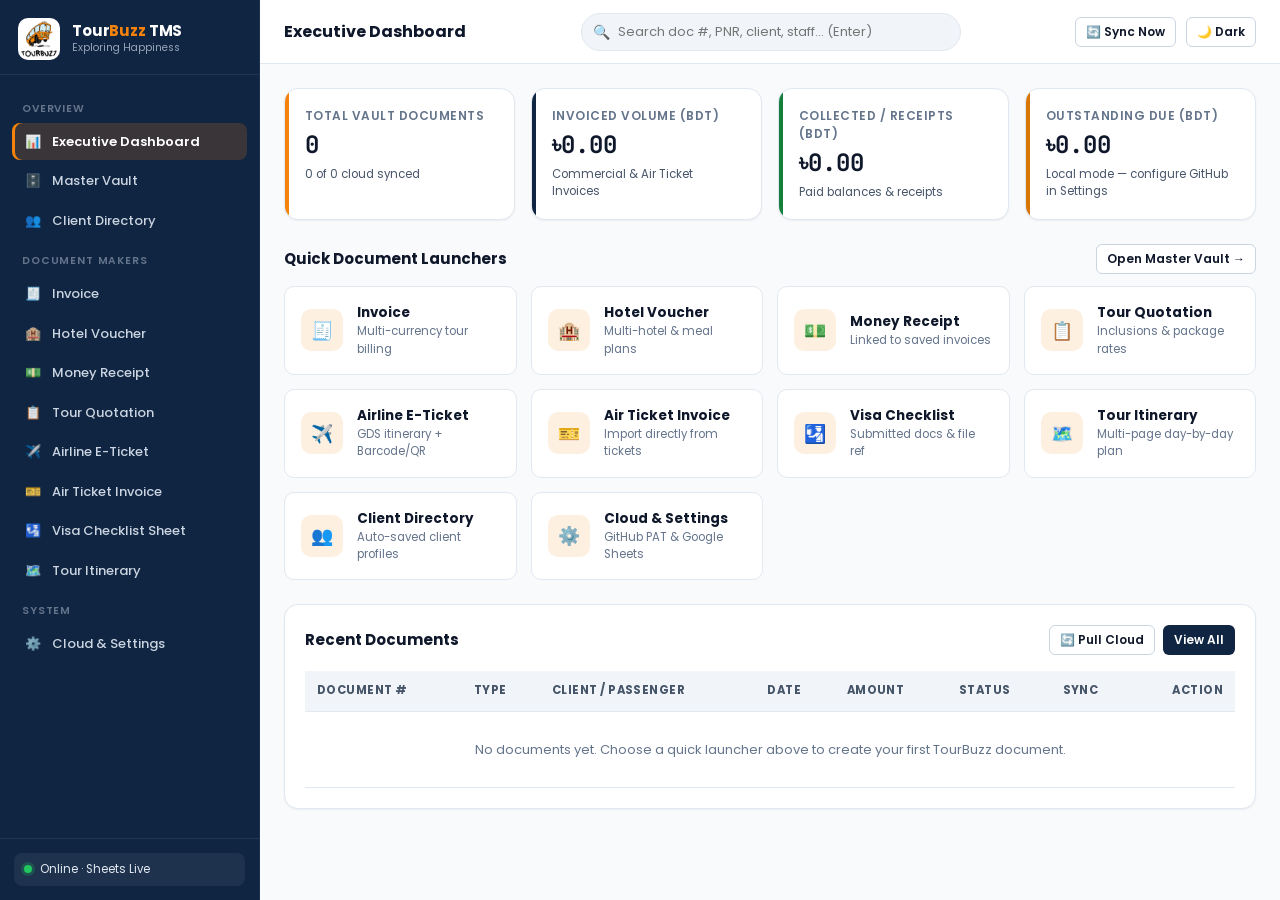
<file: index.html>
<!DOCTYPE html>
<html lang="en">
<head>
  <meta charset="UTF-8">
  <meta name="viewport" content="width=device-width, initial-scale=1.0">
  <title>Executive Dashboard — TourBuzz Travel Management System</title>
  <link rel="preconnect" href="https://fonts.googleapis.com">
  <link rel="preconnect" href="https://fonts.gstatic.com" crossorigin>
  <link href="https://fonts.googleapis.com/css2?family=JetBrains+Mono:wght@400;600;700&family=Poppins:wght@400;500;600;700;800&display=swap" rel="stylesheet">
  <link rel="stylesheet" href="theme.css">
</head>
<body>
  <div class="app-shell">
    <aside id="tb-sidebar" class="sidebar"></aside>
    <div class="app-main">
      <header id="tb-header" class="top-header"></header>

      <main class="page-body">
        <!-- Executive KPI Row -->
        <section class="kpi-grid">
          <div class="kpi-card">
            <div class="kpi-label">Total Vault Documents</div>
            <div class="kpi-value mono" id="kpi-total-docs">0</div>
            <div class="kpi-sub" id="kpi-cloud-count">0 cloud synced</div>
          </div>
          <div class="kpi-card navy">
            <div class="kpi-label">Invoiced Volume (BDT)</div>
            <div class="kpi-value mono" id="kpi-invoiced">৳0.00</div>
            <div class="kpi-sub">Commercial &amp; Air Ticket Invoices</div>
          </div>
          <div class="kpi-card green">
            <div class="kpi-label">Collected / Receipts (BDT)</div>
            <div class="kpi-value mono" id="kpi-collected">৳0.00</div>
            <div class="kpi-sub">Paid balances &amp; receipts</div>
          </div>
          <div class="kpi-card amber">
            <div class="kpi-label">Outstanding Due (BDT)</div>
            <div class="kpi-value mono" id="kpi-due">৳0.00</div>
            <div class="kpi-sub" id="kpi-last-sync">Last sync: Not synced yet</div>
          </div>
        </section>

        <!-- Quick Launchers -->
        <section style="margin-bottom:24px;">
          <div class="card-header" style="margin-bottom:12px;">
            <h2 class="card-title">Quick Document Launchers</h2>
            <a href="documents.html" class="btn btn-outline btn-sm">Open Master Vault →</a>
          </div>
          <div class="launcher-grid">
            <a class="launcher-card" href="invoice.html">
              <div class="launcher-icon">🧾</div>
              <div>
                <div class="launcher-title">Invoice</div>
                <div class="launcher-desc">Multi-currency tour billing</div>
              </div>
            </a>
            <a class="launcher-card" href="voucher.html">
              <div class="launcher-icon">🏨</div>
              <div>
                <div class="launcher-title">Hotel Voucher</div>
                <div class="launcher-desc">Multi-hotel &amp; meal plans</div>
              </div>
            </a>
            <a class="launcher-card" href="receipt.html">
              <div class="launcher-icon">💵</div>
              <div>
                <div class="launcher-title">Money Receipt</div>
                <div class="launcher-desc">Linked to saved invoices</div>
              </div>
            </a>
            <a class="launcher-card" href="quotation.html">
              <div class="launcher-icon">📋</div>
              <div>
                <div class="launcher-title">Tour Quotation</div>
                <div class="launcher-desc">Inclusions &amp; package rates</div>
              </div>
            </a>
            <a class="launcher-card" href="ticket.html">
              <div class="launcher-icon">✈️</div>
              <div>
                <div class="launcher-title">Airline E-Ticket</div>
                <div class="launcher-desc">GDS itinerary + Barcode/QR</div>
              </div>
            </a>
            <a class="launcher-card" href="ticket-invoice.html">
              <div class="launcher-icon">🎫</div>
              <div>
                <div class="launcher-title">Air Ticket Invoice</div>
                <div class="launcher-desc">Import directly from tickets</div>
              </div>
            </a>
            <a class="launcher-card" href="visa.html">
              <div class="launcher-icon">🛂</div>
              <div>
                <div class="launcher-title">Visa Checklist</div>
                <div class="launcher-desc">Submitted docs &amp; file ref</div>
              </div>
            </a>
            <a class="launcher-card" href="itinerary.html">
              <div class="launcher-icon">🗺️</div>
              <div>
                <div class="launcher-title">Tour Itinerary</div>
                <div class="launcher-desc">Multi-page day-by-day plan</div>
              </div>
            </a>
            <a class="launcher-card" href="clients.html">
              <div class="launcher-icon">👥</div>
              <div>
                <div class="launcher-title">Client Directory</div>
                <div class="launcher-desc">Auto-saved client profiles</div>
              </div>
            </a>
            <a class="launcher-card" href="settings.html">
              <div class="launcher-icon">⚙️</div>
              <div>
                <div class="launcher-title">Cloud &amp; Settings</div>
                <div class="launcher-desc">GitHub PAT &amp; Google Sheets</div>
              </div>
            </a>
          </div>
        </section>

        <!-- Recent Activity Table -->
        <section class="card">
          <div class="card-header">
            <h2 class="card-title">Recent Documents</h2>
            <div style="display:flex;gap:8px;">
              <button type="button" class="btn btn-outline btn-sm" id="btn-dash-sync">🔄 Pull Cloud</button>
              <a href="documents.html" class="btn btn-navy btn-sm">View All</a>
            </div>
          </div>
          <div class="table-wrap">
            <table class="data-table">
              <thead>
                <tr>
                  <th>Document #</th>
                  <th>Type</th>
                  <th>Client / Passenger</th>
                  <th>Date</th>
                  <th>Amount</th>
                  <th>Status</th>
                  <th>Sync</th>
                  <th class="text-right">Action</th>
                </tr>
              </thead>
              <tbody id="recent-docs-body"></tbody>
            </table>
          </div>
        </section>
      </main>
    </div>
  </div>

  <script src="config.js"></script>
  <script src="app.js"></script>
  <script>
    TourBuzzApp.initShell('index.html', 'Executive Dashboard');

    function statusBadge(status) {
      const s = String(status || 'ACTIVE').toUpperCase();
      if (['PAID', 'CONFIRMED', 'ISSUED', 'OK', 'APPROVED'].includes(s)) return `<span class="badge badge-green">${TourBuzzApp.escapeHtml(s)}</span>`;
      if (['PARTIAL', 'PROCESSING', 'OPEN', 'PENDING'].includes(s)) return `<span class="badge badge-amber">${TourBuzzApp.escapeHtml(s)}</span>`;
      if (['UNPAID', 'DUE', 'CANCELLED'].includes(s)) return `<span class="badge badge-red">${TourBuzzApp.escapeHtml(s)}</span>`;
      return `<span class="badge badge-navy">${TourBuzzApp.escapeHtml(s)}</span>`;
    }

    function renderDashboard() {
      const docs = TourBuzzApp.getAllDocs();
      const syncedCount = docs.filter(d => d.cloudSynced).length;

      let totalInvoiced = 0;
      let totalCollected = 0;
      let totalDue = 0;

      docs.forEach(d => {
        if ((d.type === 'invoice' || d.type === 'ticket-invoice') && (d.currency || 'BDT') === 'BDT') {
          const grand = TourBuzzApp.toNumber(d.grandTotal);
          const paid = TourBuzzApp.toNumber(d.paidAmount);
          totalInvoiced += grand;
          totalCollected += paid;
          totalDue += Math.max(0, grand - paid);
        }
      });

      document.getElementById('kpi-total-docs').textContent = docs.length;
      document.getElementById('kpi-cloud-count').textContent = `${syncedCount} of ${docs.length} cloud synced`;
      document.getElementById('kpi-invoiced').textContent = `৳${totalInvoiced.toLocaleString('en-US', { minimumFractionDigits: 2, maximumFractionDigits: 2 })}`;
      document.getElementById('kpi-collected').textContent = `৳${totalCollected.toLocaleString('en-US', { minimumFractionDigits: 2, maximumFractionDigits: 2 })}`;
      document.getElementById('kpi-due').textContent = `৳${totalDue.toLocaleString('en-US', { minimumFractionDigits: 2, maximumFractionDigits: 2 })}`;

      const lastSync = localStorage.getItem(CONFIG.STORAGE_KEYS.LAST_SYNC);
      document.getElementById('kpi-last-sync').textContent = lastSync
        ? `Last sync: ${new Date(lastSync).toLocaleString()}`
        : 'Local mode — configure GitHub in Settings';

      const tbody = document.getElementById('recent-docs-body');
      const recent = docs.slice(0, 10);
      if (!recent.length) {
        tbody.innerHTML = `<tr><td colspan="8" class="text-center" style="padding:28px;color:var(--text-muted);">No documents yet. Choose a quick launcher above to create your first TourBuzz document.</td></tr>`;
        return;
      }

      tbody.innerHTML = recent.map(d => {
        const meta = CONFIG.DOC_TYPES[d.type] || { label: d.type };
        const amt = d.grandTotal !== undefined ? TourBuzzApp.formatMoney(d.grandTotal, d.currency || 'BDT')
          : (d.amount !== undefined ? TourBuzzApp.formatMoney(d.amount, d.currency || 'BDT') : '—');
        return `
          <tr>
            <td class="mono"><strong>${TourBuzzApp.escapeHtml(d.docNo)}</strong></td>
            <td>${TourBuzzApp.escapeHtml(meta.label)}</td>
            <td>${TourBuzzApp.escapeHtml(d.clientName || '—')}</td>
            <td class="mono">${TourBuzzApp.escapeHtml(TourBuzzApp.formatDate(d.date))}</td>
            <td class="mono">${TourBuzzApp.escapeHtml(amt)}</td>
            <td>${statusBadge(d.status)}</td>
            <td>${d.cloudSynced ? '<span class="badge badge-green">Cloud Synced</span>' : '<span class="badge badge-orange">Local Only</span>'}</td>
            <td class="text-right">
              <button type="button" class="btn btn-outline btn-sm" onclick="TourBuzzApp.openForEdit('${TourBuzzApp.escapeHtml(d.docNo)}')">Edit</button>
            </td>
          </tr>
        `;
      }).join('');
    }

    document.getElementById('btn-dash-sync').addEventListener('click', () => TourBuzzApp.syncAll(false));
    window.addEventListener('tourbuzz:synced', renderDashboard);
    renderDashboard();
    if (TourBuzzApp.isSheetsConfigured() || TourBuzzApp.isGitHubConfigured()) TourBuzzApp.syncAll(true);
  </script>
</body>
</html>
</file>
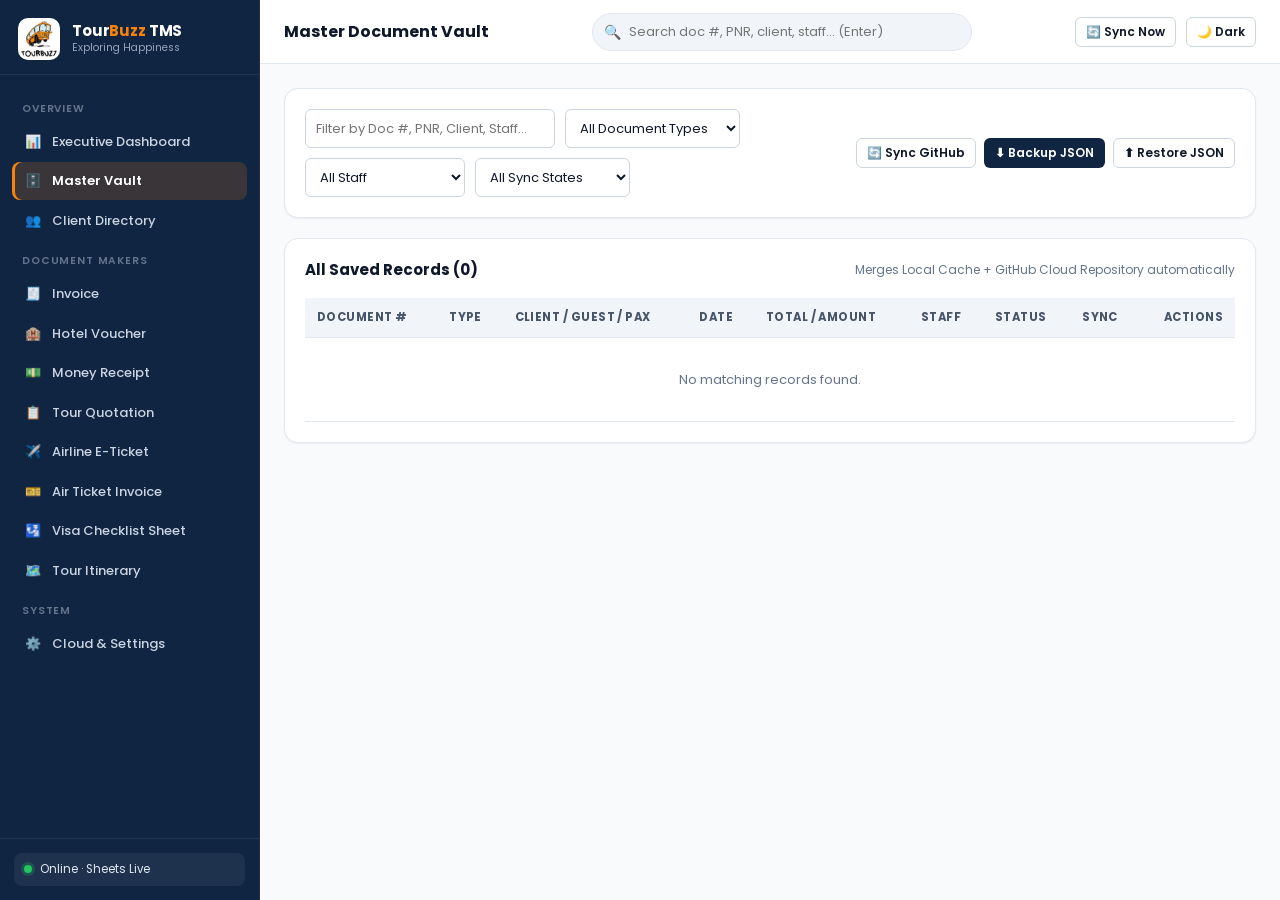
<file: documents.html>
<!DOCTYPE html>
<html lang="en">
<head>
  <meta charset="UTF-8">
  <meta name="viewport" content="width=device-width, initial-scale=1.0">
  <title>Master Vault — TourBuzz Travel Management System</title>
  <link rel="preconnect" href="https://fonts.googleapis.com">
  <link rel="preconnect" href="https://fonts.gstatic.com" crossorigin>
  <link href="https://fonts.googleapis.com/css2?family=JetBrains+Mono:wght@400;600;700&family=Poppins:wght@400;500;600;700;800&display=swap" rel="stylesheet">
  <link rel="stylesheet" href="theme.css">
</head>
<body>
  <div class="app-shell">
    <aside id="tb-sidebar" class="sidebar"></aside>
    <div class="app-main">
      <header id="tb-header" class="top-header"></header>

      <main class="page-body">
        <div class="card" style="margin-bottom:20px;">
          <div style="display:flex;flex-wrap:wrap;gap:12px;align-items:center;justify-content:space-between;">
            <div style="display:flex;flex-wrap:wrap;gap:10px;flex:1;min-width:260px;">
              <input type="search" id="vault-search" class="form-control" style="max-width:250px;" placeholder="Filter by Doc #, PNR, Client, Staff...">
              <select id="vault-type" class="form-control" style="max-width:175px;">
                <option value="">All Document Types</option>
                <option value="invoice">Invoice</option>
                <option value="voucher">Hotel Voucher</option>
                <option value="receipt">Money Receipt</option>
                <option value="quotation">Tour Quotation</option>
                <option value="ticket">Airline E-Ticket</option>
                <option value="ticket-invoice">Air Ticket Invoice</option>
                <option value="visa">Visa Document</option>
                <option value="itinerary">Tour Itinerary</option>
              </select>
              <select id="vault-staff" class="form-control" style="max-width:160px;">
                <option value="">All Staff</option>
              </select>
              <select id="vault-sync-filter" class="form-control" style="max-width:155px;">
                <option value="">All Sync States</option>
                <option value="cloud">Cloud Synced</option>
                <option value="local">Local / Queued</option>
              </select>
            </div>
            <div style="display:flex;gap:8px;flex-wrap:wrap;">
              <button type="button" class="btn btn-outline btn-sm" id="btn-vault-pull">🔄 Sync GitHub</button>
              <button type="button" class="btn btn-navy btn-sm" id="btn-export-json">⬇ Backup JSON</button>
              <label class="btn btn-outline btn-sm" style="cursor:pointer;">
                ⬆ Restore JSON
                <input type="file" id="input-import-json" accept=".json" style="display:none;">
              </label>
            </div>
          </div>
        </div>

        <div class="card">
          <div class="card-header">
            <h2 class="card-title">All Saved Records (<span id="vault-count">0</span>)</h2>
            <span style="font-size:12px;color:var(--text-muted);">Merges Local Cache + GitHub Cloud Repository automatically</span>
          </div>
          <div class="table-wrap">
            <table class="data-table">
              <thead>
                <tr>
                  <th>Document #</th>
                  <th>Type</th>
                  <th>Client / Guest / Pax</th>
                  <th>Date</th>
                  <th>Total / Amount</th>
                  <th>Staff</th>
                  <th>Status</th>
                  <th>Sync</th>
                  <th class="text-right">Actions</th>
                </tr>
              </thead>
              <tbody id="vault-tbody"></tbody>
            </table>
          </div>
        </div>
      </main>
    </div>
  </div>

  <script src="config.js"></script>
  <script src="app.js"></script>
  <script>
    TourBuzzApp.initShell('documents.html', 'Master Document Vault');

    const searchEl = document.getElementById('vault-search');
    const typeEl = document.getElementById('vault-type');
    const staffEl = document.getElementById('vault-staff');
    const syncEl = document.getElementById('vault-sync-filter');

    const urlParams = new URLSearchParams(window.location.search);
    if (urlParams.get('q')) searchEl.value = urlParams.get('q');

    function statusBadge(status) {
      const s = String(status || 'ACTIVE').toUpperCase();
      if (['PAID', 'CONFIRMED', 'ISSUED', 'OK', 'APPROVED'].includes(s)) return `<span class="badge badge-green">${TourBuzzApp.escapeHtml(s)}</span>`;
      if (['PARTIAL', 'PROCESSING', 'OPEN', 'PENDING', 'PROPOSED'].includes(s)) return `<span class="badge badge-amber">${TourBuzzApp.escapeHtml(s)}</span>`;
      if (['UNPAID', 'DUE', 'CANCELLED'].includes(s)) return `<span class="badge badge-red">${TourBuzzApp.escapeHtml(s)}</span>`;
      return `<span class="badge badge-navy">${TourBuzzApp.escapeHtml(s)}</span>`;
    }

    function populateStaffFilter(docs) {
      const current = staffEl.value;
      const names = Array.from(new Set(docs.map(d => d.updatedBy || d.createdBy).filter(Boolean))).sort();
      staffEl.innerHTML = `<option value="">All Staff</option>` + names.map(n => `<option value="${TourBuzzApp.escapeHtml(n)}">${TourBuzzApp.escapeHtml(n)}</option>`).join('');
      if (names.includes(current)) staffEl.value = current;
    }

    function renderVault() {
      const allDocs = TourBuzzApp.getAllDocs();
      populateStaffFilter(allDocs);

      const q = searchEl.value.trim().toLowerCase();
      const t = typeEl.value;
      const st = staffEl.value;
      const sf = syncEl.value;

      const filtered = allDocs.filter(d => {
        if (t && d.type !== t) return false;
        if (st && (d.updatedBy || d.createdBy || '') !== st) return false;
        if (sf === 'cloud' && !d.cloudSynced) return false;
        if (sf === 'local' && d.cloudSynced) return false;
        if (q && !JSON.stringify(d).toLowerCase().includes(q)) return false;
        return true;
      });

      document.getElementById('vault-count').textContent = filtered.length;
      const tbody = document.getElementById('vault-tbody');
      if (!filtered.length) {
        tbody.innerHTML = `<tr><td colspan="9" class="text-center" style="padding:32px;color:var(--text-muted);">No matching records found.</td></tr>`;
        return;
      }

      tbody.innerHTML = filtered.map(d => {
        const meta = CONFIG.DOC_TYPES[d.type] || { label: d.type };
        const amt = d.grandTotal !== undefined ? TourBuzzApp.formatMoney(d.grandTotal, d.currency || 'BDT')
          : (d.amount !== undefined ? TourBuzzApp.formatMoney(d.amount, d.currency || 'BDT') : '—');
        const safeNo = TourBuzzApp.escapeHtml(d.docNo);
        const staffLabel = d.updatedBy || d.createdBy || '—';
        const qtnConvertBtn = d.type === 'quotation'
          ? `<button type="button" class="btn btn-green btn-sm" title="Convert to Invoice" onclick="TourBuzzApp.convertQuotationToInvoice('${safeNo}')">→ Inv</button>`
          : '';
        return `
          <tr>
            <td class="mono"><strong>${safeNo}</strong>${d.pnr ? `<div style="font-size:11px;color:var(--tb-orange);">PNR: ${TourBuzzApp.escapeHtml(d.pnr)}</div>` : ''}</td>
            <td>${TourBuzzApp.escapeHtml(meta.label)}</td>
            <td>${TourBuzzApp.escapeHtml(d.clientName || '—')}</td>
            <td class="mono">${TourBuzzApp.escapeHtml(TourBuzzApp.formatDate(d.date))}</td>
            <td class="mono">${TourBuzzApp.escapeHtml(amt)}</td>
            <td style="font-size:12px;">${TourBuzzApp.escapeHtml(staffLabel)}</td>
            <td>${statusBadge(d.status)}</td>
            <td>${d.cloudSynced ? '<span class="badge badge-green">Cloud</span>' : '<span class="badge badge-orange">Local</span>'}</td>
            <td class="text-right" style="white-space:nowrap;">
              <button type="button" class="btn btn-primary btn-sm" onclick="TourBuzzApp.openForEdit('${safeNo}')">Edit</button>
              <button type="button" class="btn btn-outline btn-sm" title="Clone Document" onclick="TourBuzzApp.cloneDocument('${safeNo}')">📋</button>
              ${qtnConvertBtn}
              <button type="button" class="btn btn-outline btn-sm" title="WhatsApp Summary" onclick="waShareDoc('${safeNo}')">💬</button>
              <button type="button" class="btn btn-danger btn-sm" title="Delete" onclick="removeDoc('${safeNo}')">✕</button>
            </td>
          </tr>
        `;
      }).join('');
    }

    window.waShareDoc = function (docNo) {
      const doc = TourBuzzApp.getDoc(docNo);
      if (doc) TourBuzzApp.shareToWhatsApp(doc);
    };

    window.removeDoc = async function (docNo) {
      const hasCloud = TourBuzzApp.isGitHubConfigured() || TourBuzzApp.isSheetsConfigured();
      const deleteCloud = hasCloud
        ? confirm(`Delete ${docNo} from BOTH this PC and GitHub Cloud?\n\nClick OK to delete from Cloud too, or Cancel to abort.`)
        : confirm(`Delete ${docNo} from local vault?`);
      if (!deleteCloud) return;
      await TourBuzzApp.deleteDocWithCloud(docNo, hasCloud);
      renderVault();
      TourBuzzApp.toast(`Deleted ${docNo}${TourBuzzApp.isGitHubConfigured() ? ' (local + GitHub Cloud)' : ''}.`, 'info');
    };

    searchEl.addEventListener('input', renderVault);
    typeEl.addEventListener('change', renderVault);
    staffEl.addEventListener('change', renderVault);
    syncEl.addEventListener('change', renderVault);
    document.getElementById('btn-vault-pull').addEventListener('click', () => TourBuzzApp.syncAll(false));
    document.getElementById('btn-export-json').addEventListener('click', () => {
      TourBuzzApp.exportBackupJSON();
      TourBuzzApp.toast('Exported full JSON vault + client directory backup.', 'success');
    });

    document.getElementById('input-import-json').addEventListener('change', async e => {
      const file = e.target.files[0];
      if (!file) return;
      try {
        const text = await file.text();
        const count = TourBuzzApp.importBackupJSON(text);
        renderVault();
        TourBuzzApp.toast(`Restored & merged ${count} documents from JSON backup.`, 'success');
      } catch (err) {
        TourBuzzApp.toast(`Restore failed: ${err.message}`, 'error');
      }
      e.target.value = '';
    });

    window.addEventListener('tourbuzz:synced', renderVault);
    renderVault();
    if (TourBuzzApp.isSheetsConfigured() || TourBuzzApp.isGitHubConfigured()) TourBuzzApp.syncAll(true);
  </script>
</body>
</html>
</file>
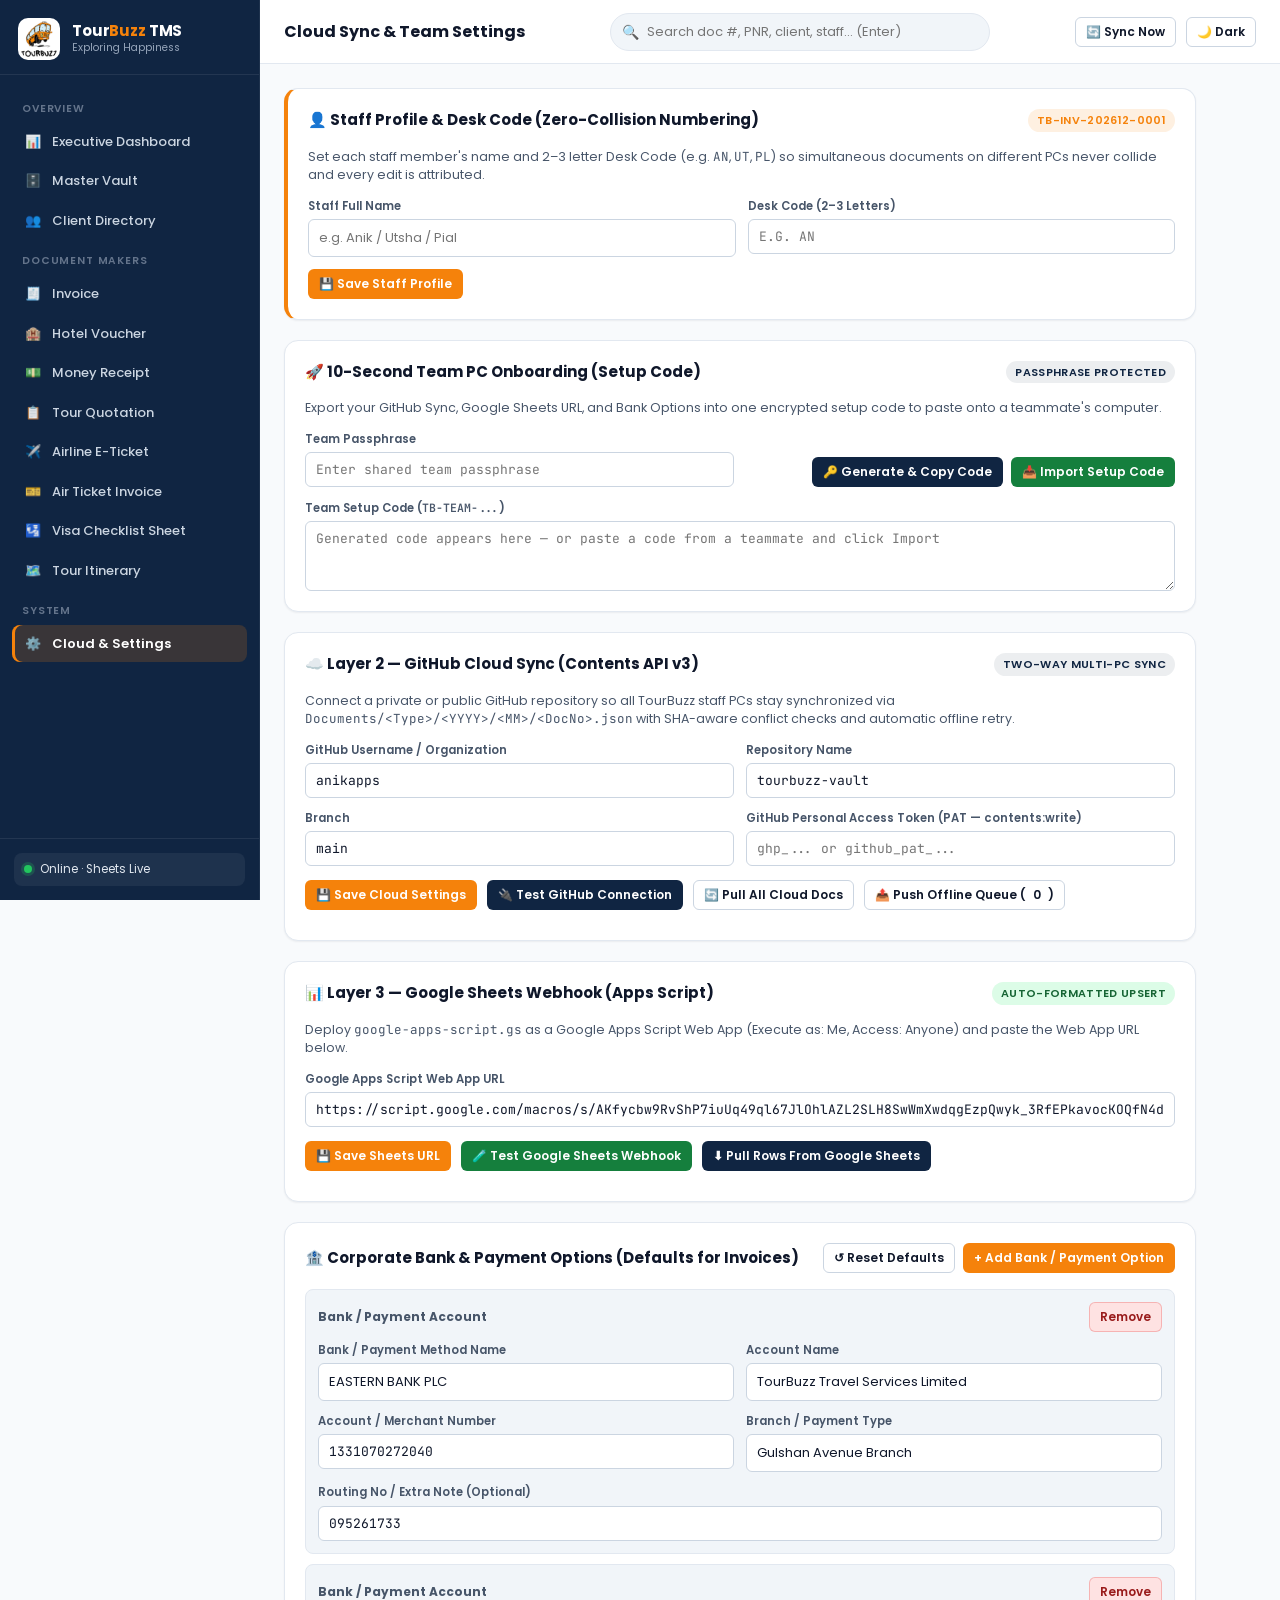
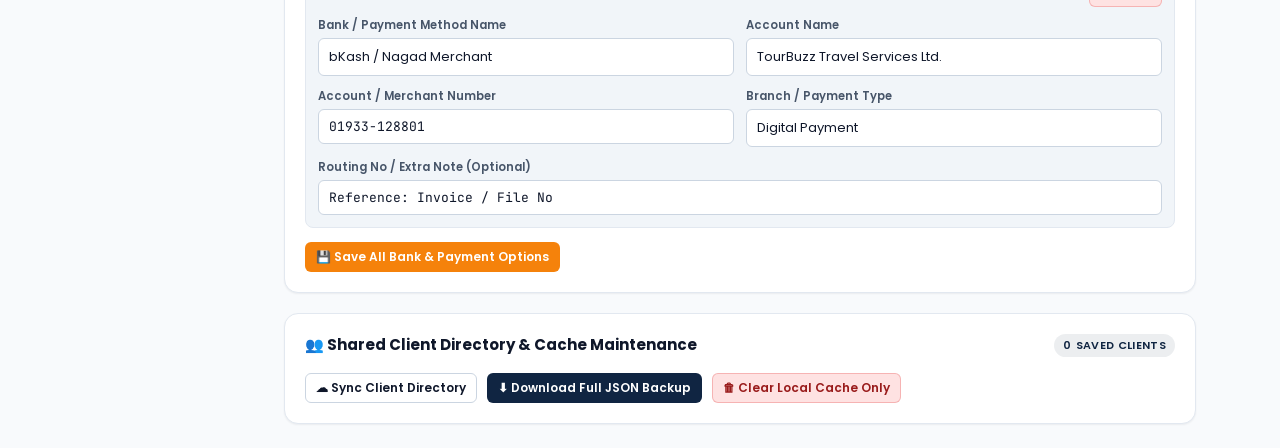
<file: settings.html>
<!DOCTYPE html>
<html lang="en">
<head>
  <meta charset="UTF-8">
  <meta name="viewport" content="width=device-width, initial-scale=1.0">
  <title>Cloud &amp; Team Settings — TourBuzz TMS</title>
  <link rel="preconnect" href="https://fonts.googleapis.com">
  <link rel="preconnect" href="https://fonts.gstatic.com" crossorigin>
  <link href="https://fonts.googleapis.com/css2?family=JetBrains+Mono:wght@400;600;700&family=Poppins:wght@400;500;600;700;800&display=swap" rel="stylesheet">
  <link rel="stylesheet" href="theme.css">
</head>
<body>
  <div class="app-shell">
    <aside id="tb-sidebar" class="sidebar"></aside>
    <div class="app-main">
      <header id="tb-header" class="top-header"></header>

      <main class="page-body" style="max-width:960px;">
        <!-- Staff Identity & Zero-Collision Desk Code -->
        <section class="card" style="margin-bottom:20px;border-left:4px solid var(--tb-orange);">
          <div class="card-header">
            <h2 class="card-title">👤 Staff Profile &amp; Desk Code (Zero-Collision Numbering)</h2>
            <span class="badge badge-orange" id="desk-preview-badge">TB-INV-YYYYMM-0001</span>
          </div>
          <p style="font-size:12.5px;color:var(--text-secondary);margin-top:0;">
            Set each staff member's name and 2–3 letter Desk Code (e.g. <span class="mono">AN</span>, <span class="mono">UT</span>, <span class="mono">PL</span>) so simultaneous documents on different PCs never collide and every edit is attributed.
          </p>
          <div class="form-grid">
            <div class="form-group">
              <label>Staff Full Name</label>
              <input type="text" id="set-staff-name" class="form-control" placeholder="e.g. Anik / Utsha / Pial">
            </div>
            <div class="form-group">
              <label>Desk Code (2–3 Letters)</label>
              <input type="text" id="set-desk-code" class="form-control mono" maxlength="3" placeholder="e.g. AN" style="text-transform:uppercase;">
            </div>
          </div>
          <div style="margin-top:12px;">
            <button type="button" class="btn btn-primary btn-sm" id="btn-save-staff">💾 Save Staff Profile</button>
          </div>
        </section>

        <!-- 10-Second Team Onboarding Setup Code -->
        <section class="card" style="margin-bottom:20px;">
          <div class="card-header">
            <h2 class="card-title">🚀 10-Second Team PC Onboarding (Setup Code)</h2>
            <span class="badge badge-navy">Passphrase Protected</span>
          </div>
          <p style="font-size:12.5px;color:var(--text-secondary);margin-top:0;">
            Export your GitHub Sync, Google Sheets URL, and Bank Options into one encrypted setup code to paste onto a teammate's computer.
          </p>
          <div class="form-grid">
            <div class="form-group">
              <label>Team Passphrase</label>
              <input type="password" id="team-pass" class="form-control mono" placeholder="Enter shared team passphrase">
            </div>
            <div class="form-group" style="justify-content:flex-end;flex-direction:row;align-items:flex-end;gap:8px;">
              <button type="button" class="btn btn-navy btn-sm" id="btn-export-team">🔑 Generate &amp; Copy Code</button>
              <button type="button" class="btn btn-green btn-sm" id="btn-import-team">📥 Import Setup Code</button>
            </div>
            <div class="form-group full">
              <label>Team Setup Code (<span class="mono">TB-TEAM-...</span>)</label>
              <textarea id="team-code-box" class="form-control mono" rows="2" placeholder="Generated code appears here — or paste a code from a teammate and click Import"></textarea>
            </div>
          </div>
        </section>

        <!-- Layer 2: GitHub Contents API v3 -->
        <section class="card" style="margin-bottom:20px;">
          <div class="card-header">
            <h2 class="card-title">☁️ Layer 2 — GitHub Cloud Sync (Contents API v3)</h2>
            <span class="badge badge-navy">Two-Way Multi-PC Sync</span>
          </div>
          <p style="font-size:12.5px;color:var(--text-secondary);margin-top:0;">
            Connect a private or public GitHub repository so all TourBuzz staff PCs stay synchronized via <span class="mono">Documents/&lt;Type&gt;/&lt;YYYY&gt;/&lt;MM&gt;/&lt;DocNo&gt;.json</span> with SHA-aware conflict checks and automatic offline retry.
          </p>
          <div class="form-grid">
            <div class="form-group">
              <label>GitHub Username / Organization</label>
              <input type="text" id="set-gh-owner" class="form-control mono" placeholder="e.g. tourbuzz-bd">
            </div>
            <div class="form-group">
              <label>Repository Name</label>
              <input type="text" id="set-gh-repo" class="form-control mono" placeholder="e.g. tourbuzz-tms-vault">
            </div>
            <div class="form-group">
              <label>Branch</label>
              <input type="text" id="set-gh-branch" class="form-control mono" value="main">
            </div>
            <div class="form-group">
              <label>GitHub Personal Access Token (PAT — contents:write)</label>
              <input type="password" id="set-gh-token" class="form-control mono" placeholder="ghp_... or github_pat_...">
            </div>
          </div>
          <div style="display:flex;gap:10px;margin-top:14px;flex-wrap:wrap;">
            <button type="button" class="btn btn-primary btn-sm" id="btn-save-settings">💾 Save Cloud Settings</button>
            <button type="button" class="btn btn-navy btn-sm" id="btn-test-gh">🔌 Test GitHub Connection</button>
            <button type="button" class="btn btn-outline btn-sm" id="btn-pull-now">🔄 Pull All Cloud Docs</button>
            <button type="button" class="btn btn-outline btn-sm" id="btn-flush-outbox">📤 Push Offline Queue (<span id="outbox-count">0</span>)</button>
          </div>
          <div id="gh-test-result" style="margin-top:10px;font-size:12.5px;"></div>
        </section>

        <!-- Layer 3: Google Sheets Webhook -->
        <section class="card" style="margin-bottom:20px;">
          <div class="card-header">
            <h2 class="card-title">📊 Layer 3 — Google Sheets Webhook (Apps Script)</h2>
            <span class="badge badge-green">Auto-Formatted Upsert</span>
          </div>
          <p style="font-size:12.5px;color:var(--text-secondary);margin-top:0;">
            Deploy <span class="mono">google-apps-script.gs</span> as a Google Apps Script Web App (Execute as: Me, Access: Anyone) and paste the Web App URL below.
          </p>
          <div class="form-group full">
            <label>Google Apps Script Web App URL</label>
            <input type="url" id="set-sheets-url" class="form-control mono" placeholder="https://script.google.com/macros/s/AKfycb.../exec">
          </div>
          <div style="display:flex;gap:10px;margin-top:14px;flex-wrap:wrap;">
            <button type="button" class="btn btn-primary btn-sm" id="btn-save-sheets">💾 Save Sheets URL</button>
            <button type="button" class="btn btn-green btn-sm" id="btn-test-sheets">🧪 Test Google Sheets Webhook</button>
            <button type="button" class="btn btn-navy btn-sm" id="btn-pull-sheets">⬇ Pull Rows From Google Sheets</button>
          </div>
          <div id="sheets-test-result" style="margin-top:10px;font-size:12.5px;"></div>
        </section>

        <!-- Dynamic Corporate Bank & Payment Options -->
        <section class="card" style="margin-bottom:20px;">
          <div class="card-header">
            <h2 class="card-title">🏦 Corporate Bank &amp; Payment Options (Defaults for Invoices)</h2>
            <div style="display:flex;gap:8px;flex-wrap:wrap;">
              <button type="button" class="btn btn-outline btn-sm" id="btn-reset-banks">↺ Reset Defaults</button>
              <button type="button" class="btn btn-primary btn-sm" id="btn-add-bank">+ Add Bank / Payment Option</button>
            </div>
          </div>
          <div id="set-banks-list"></div>
          <div style="margin-top:14px;">
            <button type="button" class="btn btn-primary btn-sm" id="btn-save-bank">💾 Save All Bank &amp; Payment Options</button>
          </div>
        </section>

        <!-- Shared Client Directory & Local Cache Maintenance -->
        <section class="card">
          <div class="card-header">
            <h2 class="card-title">👥 Shared Client Directory &amp; Cache Maintenance</h2>
            <span class="badge badge-navy"><span id="client-dir-count">0</span> Saved Clients</span>
          </div>
          <div style="display:flex;gap:10px;flex-wrap:wrap;">
            <button type="button" class="btn btn-outline btn-sm" id="btn-sync-clients">☁ Sync Client Directory</button>
            <button type="button" class="btn btn-navy btn-sm" id="btn-set-backup">⬇ Download Full JSON Backup</button>
            <button type="button" class="btn btn-danger btn-sm" id="btn-clear-local">🗑 Clear Local Cache Only</button>
          </div>
        </section>
      </main>
    </div>
  </div>

  <script src="config.js"></script>
  <script src="app.js"></script>
  <script>
    TourBuzzApp.initShell('settings.html', 'Cloud Sync & Team Settings');
    const banksWrap = document.getElementById('set-banks-list');

    function updateDeskBadge() {
      const code = document.getElementById('set-desk-code').value.toUpperCase().replace(/[^A-Z0-9]/g, '').slice(0, 3);
      const ym = new Date().toISOString().slice(0, 7).replace('-', '');
      document.getElementById('desk-preview-badge').textContent = code ? `TB-INV-${ym}-${code}-0001` : `TB-INV-${ym}-0001`;
    }

    function addBankRow(b = {}) {
      const card = document.createElement('div');
      card.className = 'repeater-card';
      card.innerHTML = `
        <div class="repeater-header">
          <span>Bank / Payment Account</span>
          <button type="button" class="btn btn-danger btn-sm btn-del-bank">Remove</button>
        </div>
        <div class="form-grid">
          <div class="form-group">
            <label>Bank / Payment Method Name</label>
            <input type="text" class="form-control b-name" placeholder="e.g. BRAC Bank PLC / bKash Merchant" value="${TourBuzzApp.escapeHtml(b.bankName || '')}">
          </div>
          <div class="form-group">
            <label>Account Name</label>
            <input type="text" class="form-control b-accname" placeholder="TourBuzz Travel Services Ltd." value="${TourBuzzApp.escapeHtml(b.accountName || '')}">
          </div>
          <div class="form-group">
            <label>Account / Merchant Number</label>
            <input type="text" class="form-control mono b-accno" placeholder="Account or Mobile Number" value="${TourBuzzApp.escapeHtml(b.accountNumber || '')}">
          </div>
          <div class="form-group">
            <label>Branch / Payment Type</label>
            <input type="text" class="form-control b-branch" placeholder="e.g. Mohammadpur Branch, Dhaka" value="${TourBuzzApp.escapeHtml(b.branch || '')}">
          </div>
          <div class="form-group full">
            <label>Routing No / Extra Note (Optional)</label>
            <input type="text" class="form-control mono b-routing" placeholder="e.g. 060263284 or Reference: Invoice No" value="${TourBuzzApp.escapeHtml(b.routingNo || '')}">
          </div>
        </div>
      `;
      card.querySelector('.btn-del-bank').addEventListener('click', () => card.remove());
      banksWrap.appendChild(card);
    }

    document.getElementById('btn-add-bank').addEventListener('click', () => addBankRow({ accountName: CONFIG.COMPANY.NAME }));
    document.getElementById('btn-reset-banks').addEventListener('click', () => {
      banksWrap.innerHTML = '';
      DEFAULT_CONFIG.BANK_DETAILS.forEach(addBankRow);
      persistSettings();
    });
    document.getElementById('set-desk-code').addEventListener('input', updateDeskBadge);

    function loadFields() {
      document.getElementById('set-staff-name').value = (CONFIG.STAFF && CONFIG.STAFF.NAME) || '';
      document.getElementById('set-desk-code').value = (CONFIG.STAFF && CONFIG.STAFF.DESK_CODE) || '';
      document.getElementById('set-gh-owner').value = CONFIG.GITHUB_OWNER || '';
      document.getElementById('set-gh-repo').value = CONFIG.GITHUB_REPO || '';
      document.getElementById('set-gh-branch').value = CONFIG.GITHUB_BRANCH || 'main';
      document.getElementById('set-gh-token').value = CONFIG.GITHUB_TOKEN || '';
      document.getElementById('set-sheets-url').value = CONFIG.APPS_SCRIPT_URL || '';
      document.getElementById('outbox-count').textContent = TourBuzzApp.getOutbox().length;
      document.getElementById('client-dir-count').textContent = TourBuzzApp.getClients().length;
      updateDeskBadge();

      banksWrap.innerHTML = '';
      const banks = Array.isArray(CONFIG.BANK_DETAILS) && CONFIG.BANK_DETAILS.length ? CONFIG.BANK_DETAILS : [{}];
      banks.forEach(addBankRow);
    }

    function collectBanks() {
      return Array.from(banksWrap.querySelectorAll('.repeater-card')).map(c => ({
        bankName: c.querySelector('.b-name').value.trim(),
        accountName: c.querySelector('.b-accname').value.trim(),
        accountNumber: c.querySelector('.b-accno').value.trim(),
        branch: c.querySelector('.b-branch').value.trim(),
        routingNo: c.querySelector('.b-routing').value.trim()
      })).filter(b => b.bankName || b.accountNumber);
    }

    function persistSettings() {
      const payload = {
        STAFF: {
          NAME: document.getElementById('set-staff-name').value.trim(),
          DESK_CODE: document.getElementById('set-desk-code').value.trim().toUpperCase().replace(/[^A-Z0-9]/g, '').slice(0, 3)
        },
        GITHUB_OWNER: document.getElementById('set-gh-owner').value.trim(),
        GITHUB_REPO: document.getElementById('set-gh-repo').value.trim(),
        GITHUB_BRANCH: document.getElementById('set-gh-branch').value.trim() || 'main',
        GITHUB_TOKEN: document.getElementById('set-gh-token').value.trim(),
        APPS_SCRIPT_URL: document.getElementById('set-sheets-url').value.trim(),
        BANK_DETAILS: collectBanks()
      };
      localStorage.setItem(CONFIG.STORAGE_KEYS.SETTINGS, JSON.stringify(payload));
      window.reloadTourBuzzConfig();
      TourBuzzApp.refreshSyncPillDefault();
      TourBuzzApp.toast('Team, Cloud & Bank settings saved.', 'success');
    }

    document.getElementById('btn-save-staff').addEventListener('click', persistSettings);
    document.getElementById('btn-save-settings').addEventListener('click', persistSettings);
    document.getElementById('btn-save-bank').addEventListener('click', persistSettings);
    document.getElementById('btn-save-sheets').addEventListener('click', persistSettings);
    document.getElementById('btn-pull-sheets').addEventListener('click', async () => { persistSettings(); await TourBuzzApp.pullFromGoogleSheets(false); });

    document.getElementById('btn-export-team').addEventListener('click', () => {
      persistSettings();
      const pass = document.getElementById('team-pass').value.trim();
      if (!pass) return TourBuzzApp.toast('Enter a team passphrase first.', 'warn');
      const code = TourBuzzApp.exportTeamSetupCode(pass);
      document.getElementById('team-code-box').value = code;
      if (navigator.clipboard && navigator.clipboard.writeText) navigator.clipboard.writeText(code).catch(() => {});
      TourBuzzApp.toast('Team setup code generated & copied to clipboard!', 'success');
    });

    document.getElementById('btn-import-team').addEventListener('click', () => {
      const pass = document.getElementById('team-pass').value.trim();
      const code = document.getElementById('team-code-box').value.trim();
      if (!pass || !code) return TourBuzzApp.toast('Enter both passphrase and setup code.', 'warn');
      try {
        TourBuzzApp.importTeamSetupCode(code, pass);
        loadFields();
        TourBuzzApp.refreshSyncPillDefault();
        TourBuzzApp.toast('Team Cloud & Bank settings imported! Set your Staff Name & Desk Code above.', 'success');
      } catch (err) {
        TourBuzzApp.toast(err.message, 'error');
      }
    });

    document.getElementById('btn-test-gh').addEventListener('click', async () => {
      persistSettings();
      const out = document.getElementById('gh-test-result');
      out.textContent = 'Testing GitHub API connection...';
      try {
        const repo = await TourBuzzApp.testGitHubConnection();
        out.innerHTML = `<span class="badge badge-green">Connected</span> Repo: <strong>${TourBuzzApp.escapeHtml(repo.full_name)}</strong> (${repo.private ? 'Private' : 'Public'}) · Default branch: <span class="mono">${TourBuzzApp.escapeHtml(repo.default_branch)}</span>`;
      } catch (err) {
        out.innerHTML = `<span class="badge badge-red">Failed</span> ${TourBuzzApp.escapeHtml(err.message)}`;
      }
    });

    document.getElementById('btn-pull-now').addEventListener('click', async () => {
      persistSettings();
      await TourBuzzApp.pullFromGitHub(false);
      loadFields();
    });

    document.getElementById('btn-flush-outbox').addEventListener('click', async () => {
      const pushed = await TourBuzzApp.flushOutbox(false);
      document.getElementById('outbox-count').textContent = TourBuzzApp.getOutbox().length;
      if (!pushed) TourBuzzApp.toast('No pending offline documents to push.', 'info');
    });

    document.getElementById('btn-sync-clients').addEventListener('click', async () => {
      await TourBuzzApp.syncClientsToGitHub();
      document.getElementById('client-dir-count').textContent = TourBuzzApp.getClients().length;
      TourBuzzApp.toast('Shared Client Directory synced with GitHub.', 'success');
    });

    document.getElementById('btn-test-sheets').addEventListener('click', async () => {
      persistSettings();
      const out = document.getElementById('sheets-test-result');
      out.textContent = 'Sending test ping to Google Apps Script...';
      try {
        await TourBuzzApp.testSheetsWebhook();
        out.innerHTML = `<span class="badge badge-green">Dispatched</span> Test payload sent to Google Sheets! Check the <strong>All Activity Log</strong> tab.`;
      } catch (err) {
        out.innerHTML = `<span class="badge badge-red">Error</span> ${TourBuzzApp.escapeHtml(err.message)}`;
      }
    });

    document.getElementById('btn-set-backup').addEventListener('click', () => TourBuzzApp.exportBackupJSON());
    document.getElementById('btn-clear-local').addEventListener('click', () => {
      if (!confirm('Clear all locally cached documents? Your GitHub cloud vault and Google Sheets will NOT be deleted.')) return;
      localStorage.removeItem(CONFIG.STORAGE_KEYS.DOCS);
      TourBuzzApp.toast('Local document cache cleared.', 'info');
    });

    loadFields();
  </script>
</body>
</html>
</file>
<file: theme.css>
/* ==========================================================================
   TourBuzz Travel Management System — Enterprise Design System (theme.css)
   TourBuzz Travel Services Ltd. | Exploring Happiness
   ========================================================================== */

:root {
  /* Brand Palette */
  --tb-orange: #f5820b;
  --tb-orange-hover: #dd7105;
  --tb-orange-soft: rgba(245, 130, 11, 0.12);
  --tb-navy: #102542;
  --tb-navy-light: #1b365d;
  --tb-navy-soft: rgba(16, 37, 66, 0.08);
  --tb-green: #157f3d;
  --tb-green-soft: #dcfce7;
  --tb-green-text: #166534;
  --tb-amber: #d97706;
  --tb-amber-soft: #fef3c7;
  --tb-amber-text: #92400e;
  --tb-red: #dc2626;
  --tb-red-soft: #fee2e2;
  --tb-red-text: #991b1b;

  /* Light Mode Surfaces */
  --bg-app: #f8fafc;
  --bg-surface: #ffffff;
  --bg-subtle: #f1f5f9;
  --bg-sidebar: #102542;
  --bg-sidebar-hover: rgba(255, 255, 255, 0.08);
  --bg-sidebar-active: rgba(245, 130, 11, 0.18);
  --border-color: #e2e8f0;
  --border-strong: #cbd5e1;

  /* Typography */
  --text-primary: #0f172a;
  --text-secondary: #475569;
  --text-muted: #64748b;
  --text-sidebar: #cbd5e1;
  --text-sidebar-bright: #ffffff;

  /* Layout */
  --sidebar-width: 260px;
  --header-height: 64px;
  --radius-sm: 6px;
  --radius-md: 10px;
  --radius-lg: 14px;
  --shadow-sm: 0 1px 2px rgba(15, 23, 42, 0.06);
  --shadow-md: 0 4px 14px rgba(15, 23, 42, 0.08);
  --shadow-lg: 0 12px 32px rgba(15, 23, 42, 0.12);
  --font-sans: 'Poppins', -apple-system, BlinkMacSystemFont, 'Segoe UI', Roboto, sans-serif;
  --font-mono: 'JetBrains Mono', ui-monospace, SFMono-Regular, Menlo, Consolas, monospace;
}

[data-theme="dark"] {
  --bg-app: #0b1120;
  --bg-surface: #111827;
  --bg-subtle: #1e293b;
  --bg-sidebar: #070d19;
  --bg-sidebar-hover: rgba(255, 255, 255, 0.06);
  --bg-sidebar-active: rgba(245, 130, 11, 0.2);
  --border-color: #1f2937;
  --border-strong: #334155;
  --text-primary: #f8fafc;
  --text-secondary: #cbd5e1;
  --text-muted: #94a3b8;
  --tb-navy-soft: rgba(148, 163, 184, 0.12);
  --shadow-sm: 0 1px 3px rgba(0, 0, 0, 0.35);
  --shadow-md: 0 6px 18px rgba(0, 0, 0, 0.45);
  --shadow-lg: 0 16px 36px rgba(0, 0, 0, 0.6);
}

*, *::before, *::after {
  box-sizing: border-box;
}

html, body {
  margin: 0;
  padding: 0;
  font-family: var(--font-sans);
  background: var(--bg-app);
  color: var(--text-primary);
  font-size: 14px;
  line-height: 1.5;
  -webkit-font-smoothing: antialiased;
}

a {
  color: inherit;
  text-decoration: none;
}

button, input, select, textarea {
  font-family: inherit;
  font-size: inherit;
}

.mono {
  font-family: var(--font-mono);
}

/* ==========================================================================
   App Shell: Sidebar + Main Area
   ========================================================================== */
.app-shell {
  display: flex;
  min-height: 100vh;
}

.sidebar {
  position: fixed;
  top: 0;
  left: 0;
  bottom: 0;
  width: var(--sidebar-width);
  background: var(--bg-sidebar);
  color: var(--text-sidebar);
  display: flex;
  flex-direction: column;
  z-index: 100;
  border-right: 1px solid rgba(255, 255, 255, 0.06);
  transition: transform 0.22s ease;
}

.sidebar-brand {
  display: flex;
  align-items: center;
  gap: 12px;
  padding: 18px 18px 14px;
  border-bottom: 1px solid rgba(255, 255, 255, 0.08);
}

.sidebar-brand img {
  width: 42px;
  height: 42px;
  object-fit: contain;
  background: #ffffff;
  border-radius: 10px;
  padding: 3px;
  flex-shrink: 0;
}

.sidebar-brand-text {
  min-width: 0;
}

.sidebar-brand-name {
  font-size: 15px;
  font-weight: 700;
  color: var(--text-sidebar-bright);
  letter-spacing: -0.01em;
  line-height: 1.2;
}

.sidebar-brand-name span {
  color: var(--tb-orange);
}

.sidebar-brand-sub {
  font-size: 10.5px;
  color: #94a3b8;
  white-space: nowrap;
  overflow: hidden;
  text-overflow: ellipsis;
}

.sidebar-nav {
  flex: 1;
  overflow-y: auto;
  padding: 14px 12px;
}

.sidebar-group-label {
  font-size: 10.5px;
  font-weight: 600;
  text-transform: uppercase;
  letter-spacing: 0.08em;
  color: #64748b;
  padding: 12px 10px 6px;
}

.sidebar-link {
  display: flex;
  align-items: center;
  gap: 10px;
  padding: 9px 12px;
  border-radius: 8px;
  color: var(--text-sidebar);
  font-size: 13px;
  font-weight: 500;
  margin-bottom: 2px;
  transition: background 0.15s ease, color 0.15s ease;
}

.sidebar-link:hover {
  background: var(--bg-sidebar-hover);
  color: #ffffff;
}

.sidebar-link.active {
  background: var(--bg-sidebar-active);
  color: #ffffff;
  font-weight: 600;
  box-shadow: inset 3px 0 0 var(--tb-orange);
}

.sidebar-link .nav-icon {
  width: 18px;
  height: 18px;
  display: inline-flex;
  align-items: center;
  justify-content: center;
  flex-shrink: 0;
  opacity: 0.9;
}

.sidebar-footer {
  padding: 14px;
  border-top: 1px solid rgba(255, 255, 255, 0.08);
}

.sync-pill {
  display: flex;
  align-items: center;
  gap: 8px;
  padding: 8px 10px;
  border-radius: 8px;
  background: rgba(255, 255, 255, 0.06);
  font-size: 11.5px;
  color: #e2e8f0;
}

.sync-dot {
  width: 8px;
  height: 8px;
  border-radius: 50%;
  background: #94a3b8;
  flex-shrink: 0;
}

.sync-pill.online .sync-dot {
  background: #22c55e;
  box-shadow: 0 0 0 3px rgba(34, 197, 94, 0.22);
}

.sync-pill.syncing .sync-dot {
  background: var(--tb-orange);
  animation: pulseDot 1s infinite;
}

.sync-pill.offline .sync-dot {
  background: #f59e0b;
}

.sync-pill.error .sync-dot {
  background: #ef4444;
}

@keyframes pulseDot {
  0%, 100% { opacity: 1; transform: scale(1); }
  50% { opacity: 0.45; transform: scale(1.25); }
}

/* Main Content Wrapper */
.app-main {
  flex: 1;
  margin-left: var(--sidebar-width);
  display: flex;
  flex-direction: column;
  min-width: 0;
  min-height: 100vh;
}

.top-header {
  position: sticky;
  top: 0;
  z-index: 80;
  height: var(--header-height);
  background: var(--bg-surface);
  border-bottom: 1px solid var(--border-color);
  display: flex;
  align-items: center;
  justify-content: space-between;
  padding: 0 24px;
  gap: 16px;
}

.header-left {
  display: flex;
  align-items: center;
  gap: 12px;
  min-width: 0;
}

.mobile-menu-btn {
  display: none;
  background: transparent;
  border: 1px solid var(--border-color);
  color: var(--text-primary);
  border-radius: 8px;
  width: 36px;
  height: 36px;
  align-items: center;
  justify-content: center;
  cursor: pointer;
}

.page-title {
  font-size: 16px;
  font-weight: 700;
  color: var(--text-primary);
  margin: 0;
  white-space: nowrap;
  overflow: hidden;
  text-overflow: ellipsis;
}

.header-search {
  position: relative;
  flex: 1;
  max-width: 380px;
}

.header-search input {
  width: 100%;
  height: 38px;
  padding: 0 14px 0 36px;
  border-radius: 999px;
  border: 1px solid var(--border-color);
  background: var(--bg-subtle);
  color: var(--text-primary);
  font-size: 13px;
  transition: border-color 0.15s, background 0.15s;
}

.header-search input:focus {
  outline: none;
  border-color: var(--tb-orange);
  background: var(--bg-surface);
}

.header-search .search-icon {
  position: absolute;
  left: 12px;
  top: 50%;
  transform: translateY(-50%);
  color: var(--text-muted);
  pointer-events: none;
}

.header-actions {
  display: flex;
  align-items: center;
  gap: 10px;
}

/* ==========================================================================
   Buttons, Badges & Cards
   ========================================================================== */
.btn {
  display: inline-flex;
  align-items: center;
  justify-content: center;
  gap: 7px;
  height: 36px;
  padding: 0 14px;
  border-radius: 8px;
  border: 1px solid transparent;
  font-size: 13px;
  font-weight: 600;
  cursor: pointer;
  transition: all 0.15s ease;
  white-space: nowrap;
}

.btn:disabled {
  opacity: 0.6;
  cursor: not-allowed;
}

.btn-primary {
  background: var(--tb-orange);
  color: #ffffff;
}

.btn-primary:hover:not(:disabled) {
  background: var(--tb-orange-hover);
}

.btn-navy {
  background: var(--tb-navy);
  color: #ffffff;
}

.btn-navy:hover:not(:disabled) {
  background: var(--tb-navy-light);
}

.btn-green {
  background: var(--tb-green);
  color: #ffffff;
}

.btn-green:hover:not(:disabled) {
  background: #116731;
}

.btn-outline {
  background: var(--bg-surface);
  color: var(--text-primary);
  border-color: var(--border-strong);
}

.btn-outline:hover:not(:disabled) {
  background: var(--bg-subtle);
}

.btn-danger {
  background: var(--tb-red-soft);
  color: var(--tb-red-text);
  border-color: rgba(220, 38, 38, 0.25);
}

.btn-danger:hover:not(:disabled) {
  background: #fecaca;
}

.btn-sm {
  height: 30px;
  padding: 0 10px;
  font-size: 12px;
  border-radius: 6px;
}

.btn-icon {
  width: 36px;
  padding: 0;
}

.card {
  background: var(--bg-surface);
  border: 1px solid var(--border-color);
  border-radius: var(--radius-lg);
  box-shadow: var(--shadow-sm);
  padding: 20px;
}

.card-header {
  display: flex;
  align-items: center;
  justify-content: space-between;
  gap: 12px;
  margin-bottom: 16px;
}

.card-title {
  font-size: 15px;
  font-weight: 700;
  margin: 0;
  color: var(--text-primary);
}

.badge {
  display: inline-flex;
  align-items: center;
  gap: 4px;
  padding: 3px 9px;
  border-radius: 999px;
  font-size: 11px;
  font-weight: 600;
  text-transform: uppercase;
  letter-spacing: 0.03em;
}

.badge-green { background: var(--tb-green-soft); color: var(--tb-green-text); }
.badge-amber { background: var(--tb-amber-soft); color: var(--tb-amber-text); }
.badge-red { background: var(--tb-red-soft); color: var(--tb-red-text); }
.badge-navy { background: var(--tb-navy-soft); color: var(--tb-navy); }
[data-theme="dark"] .badge-navy { color: #93c5fd; }
.badge-orange { background: var(--tb-orange-soft); color: var(--tb-orange); }

/* ==========================================================================
   Page Content & Dashboard Grids
   ========================================================================== */
.page-body {
  padding: 24px;
  flex: 1;
}

.kpi-grid {
  display: grid;
  grid-template-columns: repeat(4, minmax(0, 1fr));
  gap: 16px;
  margin-bottom: 24px;
}

.kpi-card {
  background: var(--bg-surface);
  border: 1px solid var(--border-color);
  border-radius: var(--radius-lg);
  padding: 18px 20px;
  box-shadow: var(--shadow-sm);
  display: flex;
  flex-direction: column;
  gap: 6px;
  position: relative;
  overflow: hidden;
}

.kpi-card::after {
  content: '';
  position: absolute;
  top: 0;
  left: 0;
  width: 4px;
  height: 100%;
  background: var(--tb-orange);
}

.kpi-card.navy::after { background: var(--tb-navy); }
.kpi-card.green::after { background: var(--tb-green); }
.kpi-card.amber::after { background: var(--tb-amber); }

.kpi-label {
  font-size: 12px;
  font-weight: 600;
  color: var(--text-muted);
  text-transform: uppercase;
  letter-spacing: 0.04em;
}

.kpi-value {
  font-size: 24px;
  font-weight: 700;
  color: var(--text-primary);
  line-height: 1.2;
}

.kpi-sub {
  font-size: 11.5px;
  color: var(--text-secondary);
}

.launcher-grid {
  display: grid;
  grid-template-columns: repeat(auto-fill, minmax(210px, 1fr));
  gap: 14px;
  margin-bottom: 24px;
}

.launcher-card {
  display: flex;
  align-items: center;
  gap: 14px;
  padding: 16px;
  background: var(--bg-surface);
  border: 1px solid var(--border-color);
  border-radius: var(--radius-md);
  transition: transform 0.16s ease, border-color 0.16s ease, box-shadow 0.16s ease;
}

.launcher-card:hover {
  transform: translateY(-2px);
  border-color: var(--tb-orange);
  box-shadow: var(--shadow-md);
}

.launcher-icon {
  width: 42px;
  height: 42px;
  border-radius: 10px;
  background: var(--tb-orange-soft);
  color: var(--tb-orange);
  display: flex;
  align-items: center;
  justify-content: center;
  font-size: 18px;
  font-weight: 700;
  flex-shrink: 0;
}

.launcher-title {
  font-size: 13.5px;
  font-weight: 700;
  color: var(--text-primary);
}

.launcher-desc {
  font-size: 11.5px;
  color: var(--text-muted);
}

/* ==========================================================================
   Tables
   ========================================================================== */
.table-wrap {
  width: 100%;
  overflow-x: auto;
}

.data-table {
  width: 100%;
  border-collapse: collapse;
  font-size: 13px;
}

.data-table th {
  text-align: left;
  padding: 11px 12px;
  background: var(--bg-subtle);
  color: var(--text-secondary);
  font-size: 11.5px;
  font-weight: 700;
  text-transform: uppercase;
  letter-spacing: 0.04em;
  border-bottom: 1px solid var(--border-color);
  white-space: nowrap;
}

.data-table td {
  padding: 11px 12px;
  border-bottom: 1px solid var(--border-color);
  vertical-align: middle;
}

.data-table tbody tr:hover {
  background: var(--bg-subtle);
}

/* ==========================================================================
   Split-Screen Document Maker Workspace
   ========================================================================== */
.maker-action-bar {
  position: sticky;
  top: var(--header-height);
  z-index: 60;
  background: var(--bg-surface);
  border-bottom: 1px solid var(--border-color);
  padding: 10px 24px;
  display: flex;
  align-items: center;
  justify-content: space-between;
  flex-wrap: wrap;
  gap: 10px;
}

.maker-action-group {
  display: flex;
  align-items: center;
  gap: 8px;
  flex-wrap: wrap;
}

.workspace-split {
  display: grid;
  grid-template-columns: minmax(380px, 46%) minmax(0, 54%);
  gap: 20px;
  padding: 20px 24px 40px;
  align-items: start;
}

.form-panel {
  display: flex;
  flex-direction: column;
  gap: 16px;
}

.form-section {
  background: var(--bg-surface);
  border: 1px solid var(--border-color);
  border-radius: var(--radius-md);
  padding: 16px 18px;
  box-shadow: var(--shadow-sm);
}

.form-section-title {
  font-size: 13px;
  font-weight: 700;
  color: var(--tb-navy);
  text-transform: uppercase;
  letter-spacing: 0.05em;
  margin: 0 0 12px;
  padding-bottom: 8px;
  border-bottom: 1px solid var(--border-color);
  display: flex;
  align-items: center;
  justify-content: space-between;
}

[data-theme="dark"] .form-section-title {
  color: #f8fafc;
}

.form-grid {
  display: grid;
  grid-template-columns: repeat(2, minmax(0, 1fr));
  gap: 12px;
}

.form-grid-3 {
  display: grid;
  grid-template-columns: repeat(3, minmax(0, 1fr));
  gap: 10px;
}

.form-group {
  display: flex;
  flex-direction: column;
  gap: 4px;
  min-width: 0;
}

.form-group.full {
  grid-column: 1 / -1;
}

.form-group label {
  font-size: 11.5px;
  font-weight: 600;
  color: var(--text-secondary);
}

.form-control {
  width: 100%;
  padding: 8px 10px;
  border: 1px solid var(--border-strong);
  border-radius: var(--radius-sm);
  background: var(--bg-surface);
  color: var(--text-primary);
  font-size: 13px;
  transition: border-color 0.15s, box-shadow 0.15s;
}

.form-control:focus {
  outline: none;
  border-color: var(--tb-orange);
  box-shadow: 0 0 0 3px var(--tb-orange-soft);
}

textarea.form-control {
  resize: vertical;
  min-height: 70px;
}

.repeater-card {
  background: var(--bg-subtle);
  border: 1px solid var(--border-color);
  border-radius: 8px;
  padding: 12px;
  margin-bottom: 10px;
  position: relative;
}

.repeater-header {
  display: flex;
  align-items: center;
  justify-content: space-between;
  margin-bottom: 10px;
  font-size: 12px;
  font-weight: 700;
  color: var(--text-secondary);
}

/* Autocomplete Dropdown */
.ac-wrap {
  position: relative;
}

.ac-list {
  position: absolute;
  top: 100%;
  left: 0;
  right: 0;
  margin-top: 4px;
  background: var(--bg-surface);
  border: 1px solid var(--border-strong);
  border-radius: 8px;
  box-shadow: var(--shadow-lg);
  max-height: 240px;
  overflow-y: auto;
  z-index: 200;
  display: none;
}

.ac-list.open {
  display: block;
}

.ac-item {
  display: flex;
  align-items: center;
  justify-content: space-between;
  gap: 8px;
  padding: 8px 10px;
  cursor: pointer;
  font-size: 12.5px;
  border-bottom: 1px solid var(--border-color);
}

.ac-item:last-child {
  border-bottom: none;
}

.ac-item:hover,
.ac-item.active {
  background: var(--tb-orange-soft);
}

.ac-code {
  font-family: var(--font-mono);
  font-weight: 700;
  color: var(--tb-orange);
  background: var(--bg-subtle);
  padding: 2px 6px;
  border-radius: 4px;
  font-size: 11.5px;
}

/* ==========================================================================
   Live A4 Preview Stage & Printable Sheet (.sheet)
   ========================================================================== */
.preview-panel {
  position: sticky;
  top: calc(var(--header-height) + 64px);
  background: #cbd5e1;
  border-radius: var(--radius-lg);
  padding: 18px;
  overflow: auto;
  max-height: calc(100vh - var(--header-height) - 84px);
  display: flex;
  flex-direction: column;
  align-items: center;
}

[data-theme="dark"] .preview-panel {
  background: #1e293b;
}

.preview-scale-wrap {
  width: 100%;
  display: flex;
  justify-content: center;
}

.sheet {
  width: 210mm;
  height: 296.5mm;
  max-height: 296.5mm;
  padding: 10mm 12mm 8mm;
  background: #ffffff;
  color: #0f172a;
  box-sizing: border-box;
  box-shadow: 0 10px 30px rgba(15, 23, 42, 0.22);
  display: flex;
  flex-direction: column;
  justify-content: space-between;
  position: relative;
  overflow: hidden;
  font-family: 'Poppins', -apple-system, BlinkMacSystemFont, 'Segoe UI', sans-serif;
  font-size: 12px;
  line-height: 1.5;
  page-break-after: avoid;
  break-after: avoid;
}

/* Scale preview cleanly inside split pane */
@media screen {
  .preview-panel .sheet {
    transform-origin: top center;
    zoom: 0.72;
  }
}

.sheet-body {
  flex: 1 1 auto;
  min-height: 0;
  overflow: hidden;
  display: flex;
  flex-direction: column;
}

.a4-smart-spacer {
  flex: 0 1 24mm;
  min-height: 10px;
}

.a4-bottom-block {
  flex: 0 0 auto;
  margin-top: 0;
  padding-top: 0;
  padding-bottom: 6px;
}

.a4-header {
  display: flex;
  justify-content: space-between;
  align-items: flex-start;
  padding-bottom: 14px;
  border-bottom: 2.5px solid #102542;
  margin-bottom: 20px;
  gap: 16px;
}

.a4-brand {
  display: flex;
  align-items: center;
  gap: 12px;
}

.a4-logo {
  width: 60px;
  height: 60px;
  object-fit: contain;
}

.a4-company-name {
  font-size: 18.5px;
  font-weight: 800;
  color: #102542;
  line-height: 1.15;
  margin: 0;
}

.a4-company-name span {
  color: #102542;
}

.a4-tagline {
  font-size: 9.5px;
  color: #475569;
  font-weight: 500;
}

.a4-slogan {
  font-size: 11px;
  color: #f5820b;
  font-weight: 700;
  font-style: italic;
}

.a4-contact-line {
  font-size: 10px;
  color: #475569;
  margin-top: 2px;
  max-width: 340px;
}

.a4-doc-meta {
  text-align: right;
  flex-shrink: 0;
}

.a4-doc-type {
  font-size: 19px;
  font-weight: 800;
  color: #102542;
  text-transform: uppercase;
  letter-spacing: 0.04em;
  line-height: 1.1;
}

.a4-doc-no {
  font-family: 'JetBrains Mono', monospace;
  font-size: 13px;
  font-weight: 700;
  color: #f5820b;
  margin-top: 3px;
}

.a4-doc-date {
  font-size: 11px;
  color: #475569;
  margin-top: 2px;
}

.a4-status-pill {
  display: inline-block;
  margin-top: 5px;
  padding: 2px 10px;
  border-radius: 999px;
  font-size: 9.5px;
  font-weight: 700;
  text-transform: uppercase;
  letter-spacing: 0.05em;
}

.a4-status-green { background: #dcfce7; color: #166534; border: 1px solid #86efac; }
.a4-status-amber { background: #fef3c7; color: #92400e; border: 1px solid #fcd34d; }
.a4-status-red { background: #fee2e2; color: #991b1b; border: 1px solid #fca5a5; }
.a4-status-navy { background: #e0e7ff; color: #102542; border: 1px solid #c7d2fe; }

.a4-info-grid {
  display: grid;
  grid-template-columns: 1fr 1fr;
  gap: 18px;
  margin-bottom: 20px;
}

.a4-box {
  background: #f8fafc;
  border: 1px solid #e2e8f0;
  border-radius: 6px;
  padding: 11px 14px;
}

.a4-box-title {
  font-size: 10px;
  font-weight: 700;
  text-transform: uppercase;
  letter-spacing: 0.06em;
  color: #f5820b;
  margin-bottom: 4px;
}

.a4-table {
  width: 100%;
  border-collapse: collapse;
  margin-bottom: 18px;
  font-size: 11.5px;
}

.a4-table th {
  background: #102542;
  color: #ffffff;
  padding: 8.5px 10px;
  text-align: left;
  font-size: 10.5px;
  font-weight: 600;
  text-transform: uppercase;
  letter-spacing: 0.03em;
}

.a4-table td {
  padding: 8.5px 10px;
  border-bottom: 1px solid #e2e8f0;
  vertical-align: top;
}

.a4-table tbody tr:nth-child(even) {
  background: #f8fafc;
}

.text-right { text-align: right !important; }
.text-center { text-align: center !important; }

.a4-totals-row {
  display: flex;
  justify-content: space-between;
  gap: 20px;
  margin-top: 12px;
  margin-bottom: 18px;
  align-items: flex-start;
}

.a4-words-box {
  flex: 1;
  background: #fff7ed;
  border: 1px solid #fed7aa;
  border-left: 3px solid #f5820b;
  border-radius: 6px;
  padding: 9px 12px;
  font-size: 11px;
}

.a4-totals-table {
  width: 265px;
  border-collapse: collapse;
  font-size: 11.5px;
}

.a4-totals-table td {
  padding: 4px 8px;
  border-bottom: 1px solid #e2e8f0;
}

.a4-totals-table tr.grand td {
  background: #102542;
  color: #ffffff;
  font-weight: 700;
  font-size: 11.5px;
  border-bottom: none;
}

.a4-totals-table tr.due td {
  background: #fee2e2;
  color: #991b1b;
  font-weight: 700;
}

.a4-totals-table tr.paid-ok td {
  background: #dcfce7;
  color: #166534;
  font-weight: 700;
}

.a4-bank-sign-grid {
  display: grid;
  grid-template-columns: 1.48fr 0.92fr;
  gap: 22px;
  margin-top: 0;
  align-items: end;
}

.a4-bank-sign-grid .a4-box {
  padding: 12px 15px;
}

.a4-sign-box {
  text-align: center;
  padding-top: 4px;
}

.a4-sign-img {
  height: 44px;
  width: auto;
  max-width: 150px;
  object-fit: contain;
  display: block;
  margin: 0 auto 2px;
}

.a4-sign-line {
  border-top: 1px solid #334155;
  padding-top: 4px;
  font-size: 10px;
  font-weight: 600;
  color: #102542;
}

.a4-footer {
  flex: 0 0 auto;
  height: 17.5mm;
  max-height: 18mm;
  margin-top: 8px;
  padding-top: 4px;
  border-top: 1px solid #e2e8f0;
  display: flex;
  flex-direction: column;
  align-items: center;
  justify-content: flex-end;
  gap: 2px;
  overflow: hidden;
}

.a4-footer-banner {
  width: auto;
  max-width: 60%;
  max-height: 13.5mm;
  height: auto;
  object-fit: contain;
  display: block;
  margin: 0 auto;
}

.a4-footer-note {
  font-size: 7.5px;
  color: #64748b;
  text-align: center;
}

/* GDS E-Ticket Specific Styles */
.gds-top-strip {
  display: flex;
  justify-content: space-between;
  align-items: center;
  background: #102542;
  color: #ffffff;
  padding: 9px 14px;
  border-radius: 6px;
  margin-bottom: 16px;
}

.gds-pnr-val {
  font-family: 'JetBrains Mono', monospace;
  font-size: 18px;
  font-weight: 800;
  color: #f5820b;
  letter-spacing: 0.1em;
}

.gds-segment-card {
  border: 1px solid #cbd5e1;
  border-radius: 8px;
  overflow: hidden;
  margin-bottom: 14px;
}

.gds-seg-head {
  background: #f1f5f9;
  padding: 6px 10px;
  display: flex;
  align-items: center;
  justify-content: space-between;
  border-bottom: 1px solid #cbd5e1;
  font-size: 10px;
}

.gds-seg-airline {
  display: flex;
  align-items: center;
  gap: 8px;
  font-weight: 700;
  color: #102542;
}

.gds-airline-logo {
  width: 30px;
  height: 30px;
  object-fit: contain;
  border-radius: 5px;
  background: #ffffff;
  border: 1px solid #cbd5e1;
  padding: 2px;
  flex-shrink: 0;
}

.gds-seg-body {
  display: grid;
  grid-template-columns: 1.2fr 0.7fr 1.2fr 1fr;
  gap: 10px;
  padding: 10px;
  align-items: center;
}

.gds-iata {
  font-family: 'JetBrains Mono', monospace;
  font-size: 19px;
  font-weight: 800;
  color: #102542;
  line-height: 1.1;
}

.gds-city {
  font-size: 9.5px;
  color: #475569;
  font-weight: 600;
}

.gds-time {
  font-family: 'JetBrains Mono', monospace;
  font-size: 11px;
  font-weight: 700;
  color: #0f172a;
  margin-top: 2px;
}

.gds-arrow {
  text-align: center;
  color: #f5820b;
  font-weight: 700;
  font-size: 11px;
}

.gds-codes-row {
  display: flex;
  align-items: center;
  justify-content: space-between;
  gap: 16px;
  margin-top: 16px;
  padding: 12px 14px;
  border: 1px dashed #94a3b8;
  border-radius: 8px;
  background: #f8fafc;
}

.gds-qr-box {
  width: 78px;
  height: 78px;
  display: flex;
  align-items: center;
  justify-content: center;
  background: #ffffff;
  padding: 4px;
  border: 1px solid #e2e8f0;
  border-radius: 6px;
}

/* Visa Checklist Grid */
.visa-check-grid {
  display: grid;
  grid-template-columns: repeat(2, 1fr);
  gap: 8px 14px;
}

.visa-check-item {
  display: flex;
  align-items: center;
  gap: 7px;
  padding: 6px 9px;
  border: 1px solid #e2e8f0;
  border-radius: 5px;
  font-size: 11px;
  background: #ffffff;
}

/* Multi-Page Tour Itinerary Support */
.sheet.sheet-multipage {
  height: auto !important;
  max-height: none !important;
  min-height: 296.5mm;
  overflow: visible !important;
}

.sheet.sheet-multipage .sheet-body {
  overflow: visible !important;
}

.itn-day-card {
  border: 1px solid #cbd5e1;
  border-left: 4px solid #f5820b;
  border-radius: 8px;
  background: #ffffff;
  padding: 11px 14px;
  margin-bottom: 14px;
  break-inside: avoid;
  page-break-inside: avoid;
}

.itn-day-head {
  display: flex;
  justify-content: space-between;
  align-items: center;
  gap: 10px;
  border-bottom: 1px solid #e2e8f0;
  padding-bottom: 6px;
  margin-bottom: 7px;
}

.itn-day-badge {
  background: #102542;
  color: #ffffff;
  font-size: 10.5px;
  font-weight: 700;
  padding: 3px 9px;
  border-radius: 999px;
  letter-spacing: 0.04em;
}

.visa-check-item.checked {
  background: #f0fdf4;
  border-color: #86efac;
  color: #166534;
  font-weight: 600;
}


/* Smart Auto-Fill Panel */
.smart-fill-card {
  border: 1.5px solid rgba(245, 130, 11, 0.45);
  background: linear-gradient(180deg, var(--bg-surface) 0%, var(--bg-subtle) 100%);
}

.smart-dropzone {
  border: 2px dashed var(--border-strong);
  border-radius: 10px;
  padding: 16px;
  text-align: center;
  background: var(--bg-surface);
  transition: border-color 0.15s ease, background 0.15s ease;
}

.smart-dropzone:hover,
.smart-dropzone.dragover {
  border-color: var(--tb-orange);
  background: var(--tb-orange-soft);
}

/* ==========================================================================
   Toasts & Modals
   ========================================================================== */
.toast-container {
  position: fixed;
  bottom: 20px;
  right: 20px;
  z-index: 9999;
  display: flex;
  flex-direction: column;
  gap: 8px;
}

.toast {
  background: #102542;
  color: #ffffff;
  padding: 11px 16px;
  border-radius: 10px;
  font-size: 13px;
  font-weight: 500;
  box-shadow: var(--shadow-lg);
  border-left: 4px solid var(--tb-orange);
  min-width: 240px;
  max-width: 380px;
  animation: slideInToast 0.2s ease;
}

.toast.success { border-left-color: #22c55e; }
.toast.error { border-left-color: #ef4444; }
.toast.warn { border-left-color: #f59e0b; }

@keyframes slideInToast {
  from { opacity: 0; transform: translateY(10px); }
  to { opacity: 1; transform: translateY(0); }
}

/* ==========================================================================
   Responsive Breakpoints
   ========================================================================== */
@media (max-width: 1200px) {
  .workspace-split {
    grid-template-columns: 1fr;
  }
  .preview-panel {
    position: static;
    max-height: none;
  }
  .kpi-grid {
    grid-template-columns: repeat(2, minmax(0, 1fr));
  }
}

@media (max-width: 860px) {
  .sidebar {
    transform: translateX(-100%);
  }
  .sidebar.open {
    transform: translateX(0);
  }
  .app-main {
    margin-left: 0;
  }
  .mobile-menu-btn {
    display: inline-flex;
  }
  .header-search {
    display: none;
  }
  .form-grid, .form-grid-3 {
    grid-template-columns: 1fr;
  }
}

/* ==========================================================================
   Precision A4 Print Rules (@media print)
   ========================================================================== */
@page {
  size: A4;
  margin: 0;
}

@media print {
  html, body {
    margin: 0 !important;
    padding: 0 !important;
    background: #ffffff !important;
    color: #0f172a !important;
    -webkit-print-color-adjust: exact !important;
    print-color-adjust: exact !important;
  }

  .sidebar,
  .top-header,
  .maker-action-bar,
  .form-panel,
  .toast-container,
  .no-print {
    display: none !important;
  }

  .app-shell,
  .app-main,
  .workspace-split,
  .preview-panel,
  .preview-scale-wrap {
    margin: 0 !important;
    padding: 0 !important;
    display: block !important;
    background: transparent !important;
    max-height: none !important;
    overflow: visible !important;
    box-shadow: none !important;
  }

  .sheet {
    zoom: 1 !important;
    transform: none !important;
    width: 210mm !important;
    height: 296.5mm !important;
    max-height: 296.5mm !important;
    padding: 10mm 12mm 8mm !important;
    margin: 0 !important;
    box-shadow: none !important;
    overflow: hidden !important;
    page-break-after: avoid !important;
    break-after: avoid !important;
  }

  .sheet.sheet-multipage {
    height: auto !important;
    max-height: none !important;
    min-height: 296.5mm !important;
    overflow: visible !important;
  }
}
</file>
